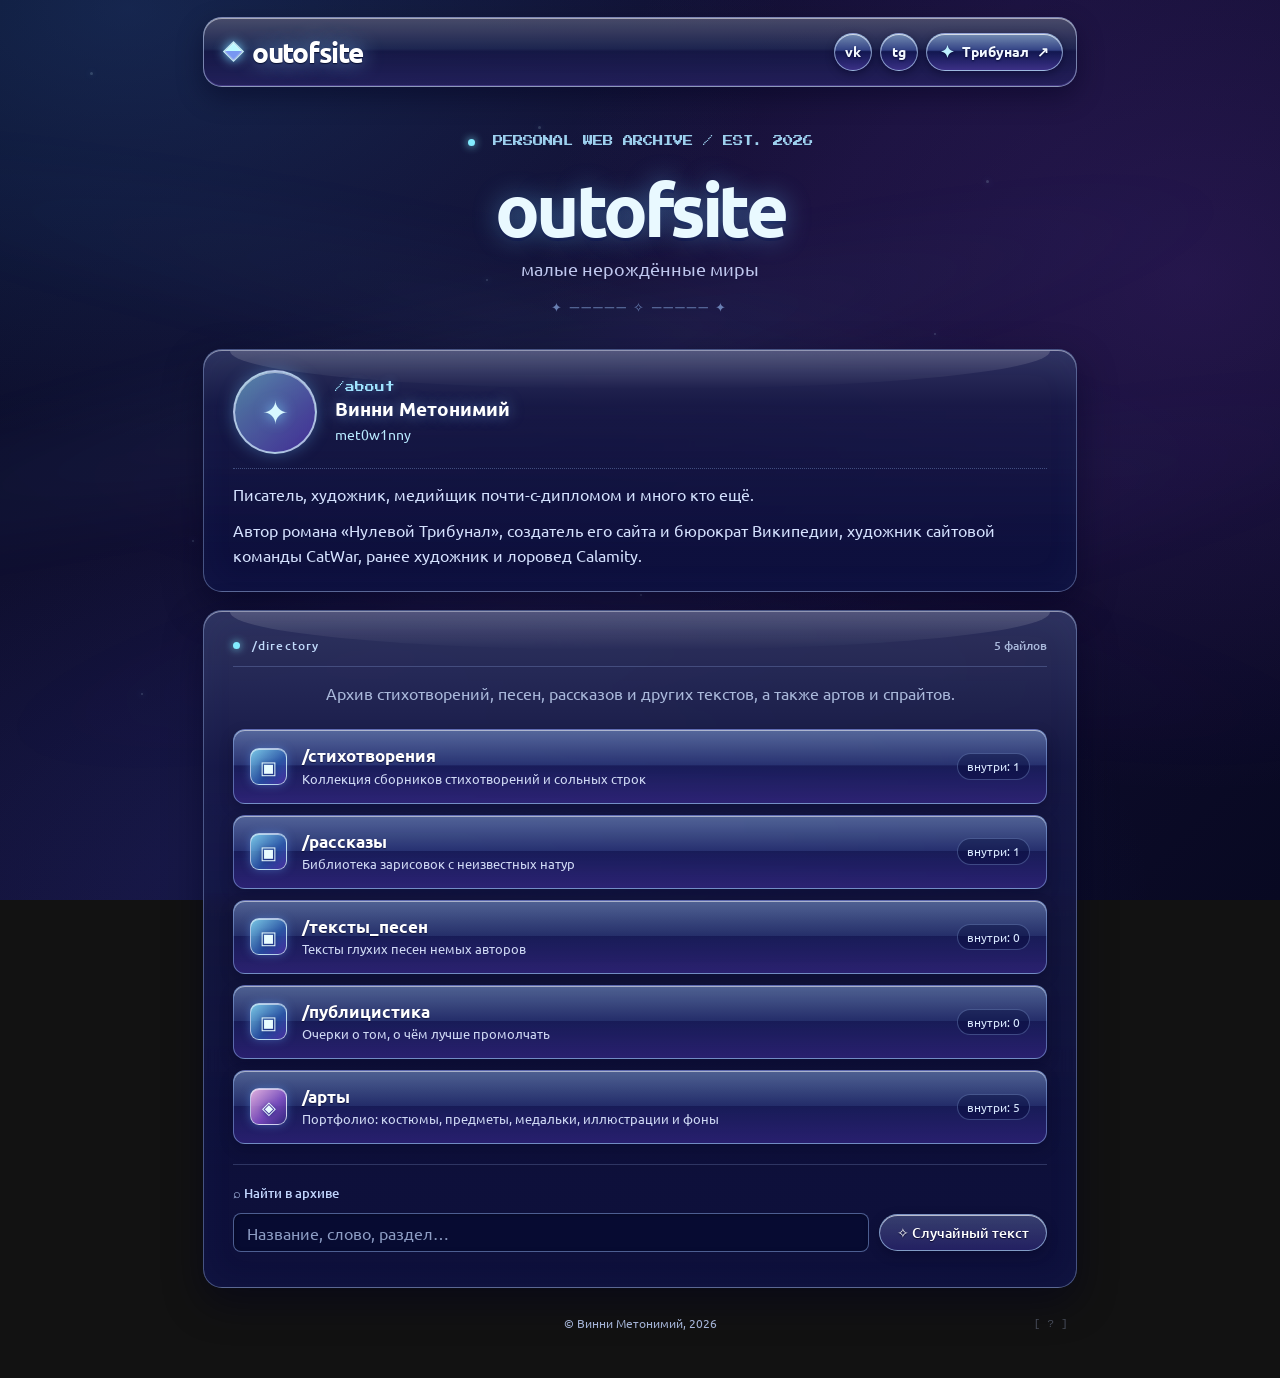
<file: index.html>
<!doctype html>
<html lang="ru">
<head>
  <meta charset="utf-8">
  <meta name="viewport" content="width=device-width, initial-scale=1">
  <meta name="theme-color" content="#100d32">
  <meta name="description" content="outofsite — архив стихотворений, рассказов, песен и публицистики Винни Метонимия.">
  <title>outofsite</title>
  <link rel="icon" type="image/svg+xml" href="assets/favicon.svg">
  <link rel="preconnect" href="https://fonts.googleapis.com">
  <link rel="preconnect" href="https://fonts.gstatic.com" crossorigin>
  <link href="https://fonts.googleapis.com/css2?family=Ubuntu:wght@400;500;700&family=Press+Start+2P&display=swap" rel="stylesheet">
  <link rel="stylesheet" href="assets/css/style.css">
</head>
<body>
  <div class="ambient" id="ambient" aria-hidden="true"></div>
  <div class="reading-progress" id="reading-progress" aria-hidden="true"></div>

  <div class="wrap">
    <header class="plaque">
      <a class="plaque-title" id="brand" href="#/">outofsite</a>
      <nav class="socials" id="socials" aria-label="Другие страницы автора"></nav>
    </header>
    <nav class="crumbs" id="crumbs" aria-label="Навигационная цепочка"></nav>
    <main id="app" tabindex="-1"></main>
    <footer class="foot" id="foot"></footer>
  </div>

  <script src="data/library.js"></script>
  <script src="data/gallery.js"></script>
  <script src="assets/js/gallery.js"></script>
  <script src="assets/js/main.js"></script>
</body>
</html>
</file>
<file: assets/css/style.css>
/* привет */
:root {
  color-scheme: dark;
  --fs: 1.08rem;
  --ink: #edf3ff;
  --muted: #aab9db;
  --accent: #83dafa;
  --pink: #d3aaff;
  --edge: rgba(173, 202, 255, .36);
  --font-ui: "Ubuntu", "Trebuchet MS", "Segoe UI", Arial, sans-serif;
  --font-pixel: "Press Start 2P", "Courier New", monospace;
  --font-read: "Ubuntu", "Trebuchet MS", "Segoe UI", Arial, sans-serif;
}

* { box-sizing: border-box; }
html { scroll-behavior: smooth; }
body {
  margin: 0;
  min-height: 100vh;
  overflow-x: hidden;
  color: var(--ink);
  font: 400 16px/1.5 var(--font-ui);
  background:
    radial-gradient(ellipse 75% 70% at 10% 1%, rgba(46, 86, 154, .33), transparent 68%),
    radial-gradient(ellipse 67% 75% at 93% 31%, rgba(97, 48, 159, .26), transparent 76%),
    radial-gradient(ellipse 76% 58% at 33% 100%, rgba(29, 50, 125, .35), transparent 75%),
    linear-gradient(135deg, #080e27 0%, #151037 47%, #080922 100%);
  background-attachment: fixed;
}
button, input { font: inherit; }
a { color: var(--accent); text-decoration: none; }
a:hover { color: #fff; }
button { cursor: pointer; }
:focus-visible { outline: 2px solid #b2f1ff; outline-offset: 4px; }
::selection { background: rgba(151, 121, 255, .65); color: white; }

.ambient {
  position: fixed;
  inset: 0;
  z-index: 0;
  pointer-events: none;
  overflow: hidden;
}
.ambient::before, .ambient::after {
  position: absolute;
  content: "";
  inset: -25%;
  filter: blur(36px);
  opacity: .22;
  transform: rotate(-13deg);
  background:
    radial-gradient(ellipse 62% 7% at 40% 42%, rgba(109, 189, 255, .35), transparent 76%),
    radial-gradient(ellipse 57% 9% at 53% 60%, rgba(148, 104, 255, .24), transparent 76%);
  animation: background-drift 34s ease-in-out infinite alternate;
}
.ambient::after { opacity: .13; transform: rotate(12deg); animation-duration: 47s; animation-direction: alternate-reverse; }
.ambient-dot {
  position: absolute;
  border-radius: 50%;
  background: #c6f3ff;
  box-shadow: 0 0 7px 1px rgba(137, 205, 255, .52);
  opacity: .18;
  animation: tiny-glimmer 23s ease-in-out infinite;
}
@keyframes background-drift { to { translate: 6% -3%; transform: rotate(-9deg); } }
@keyframes tiny-glimmer { 0%,100% { opacity: .06; transform: translate(0,0); } 40% { opacity: .4; transform: translate(8px,-10px); } 70% { opacity: .12; } }
.reading-progress {
  position: fixed;
  top: 0; left: 0;
  z-index: 30;
  width: 0;
  height: 3px;
  background: linear-gradient(90deg, #75def8, #b997ff, #f4c3f7);
  box-shadow: 0 0 12px rgba(141, 202, 255, .6);
  transition: width .08s linear;
}
.reading-progress[hidden] { display: none; }

.wrap { position: relative; z-index: 1; max-width: 910px; margin: 0 auto; padding: 17px 18px 42px; }

.plaque {
  display: flex;
  align-items: center;
  justify-content: space-between;
  gap: 16px;
  min-height: 70px;
  padding: 10px 13px 10px 22px;
  border: 1px solid rgba(198, 218, 255, .55);
  border-radius: 19px;
  background:
    linear-gradient(180deg, rgba(255, 255, 255, .23) 0%, rgba(124, 160, 224, .12) 45%, rgba(26, 27, 78, .52) 49%, rgba(88, 64, 179, .24) 100%),
    rgba(17, 20, 61, .8);
  box-shadow: inset 0 1px rgba(255,255,255,.52), inset 0 -1px rgba(161,132,255,.24), 0 10px 26px rgba(1,0,29,.42);
}
.plaque-title {
  position: relative;
  display: inline-flex;
  align-items: center;
  min-width: 0;
  color: #fff;
  font-size: 1.75rem;
  font-weight: 700;
  line-height: 1.1;
  letter-spacing: -.045em;
  text-shadow: 0 1px 1px #091032, 0 0 19px rgba(144, 206, 255, .63);
}
.plaque-title::before {
  content: "";
  display: inline-block;
  width: 13px;
  height: 13px;
  margin-right: 11px;
  border: 1px solid #c8f5ff;
  background: linear-gradient(135deg, #bbfaff 48%, #7897f1 50%);
  box-shadow: 0 0 11px #7dd9ff, inset 0 0 2px white;
  transform: rotate(45deg);
}
.socials { display: flex; justify-content: flex-end; align-items: center; gap: 8px; flex-wrap: wrap; }
.social-link {
  display: inline-flex;
  justify-content: center;
  align-items: center;
  flex: 0 0 auto;
  height: 38px;
  width: 38px;
  border: 1px solid rgba(190, 220, 255, .64);
  border-radius: 50%;
  background: linear-gradient(180deg, rgba(174, 218, 255, .53), rgba(72, 97, 182, .53) 45%, rgba(18, 24, 83, .85) 49%, rgba(73, 59, 159, .69));
  box-shadow: inset 0 1px rgba(255,255,255,.7), 0 3px 8px rgba(0,0,30,.42);
  color: #f2f8ff;
  text-shadow: 0 1px 2px #080c39;
  font-size: .9rem;
  font-weight: 700;
  transition: filter .2s, transform .2s;
}
.social-link:hover { color: #fff; transform: translateY(-2px); filter: brightness(1.17); }
.social-featured { width: auto; padding: 0 13px; gap: 8px; border-radius: 40px; font-size: .88rem; }
.social-pixel { color: #bdf1ff; font-size: 1.05rem; }
.social-link.is-placeholder { cursor: default; opacity: .77; }
.social-link.is-placeholder:hover { transform: none; filter: none; }

.crumbs { margin: 15px 5px 12px; font-size: .85rem; color: var(--muted); min-height: 1.3rem; overflow-wrap: anywhere; }
.crumbs:empty { display: none; }
.crumbs .sep { padding: 0 10px; color: #9a8fda; }
.crumbs .here { color: #e2e9ff; }

.hero { position: relative; text-align: center; padding: 45px 12px 32px; }
.eyebrow { margin: 0 0 15px; color: #9dd0ee; font: 400 .65rem/1.8 var(--font-pixel); letter-spacing: 0; }
.eyebrow.tiny { text-align: center; color: #93b3ea; font-size: .63rem; margin-bottom: 9px; text-transform: uppercase; }
.status-dot, .panel-light { display: inline-block; width: 7px; height: 7px; vertical-align: middle; margin-right: 8px; border-radius: 50%; background: #82ecff; box-shadow: 0 0 8px #82ecff; }
.hero-title {
  margin: 0;
  color: #e9f9ff;
  font-size: clamp(2.55rem, 8vw, 4.6rem);
  font-weight: 700;
  line-height: 1.16;
  letter-spacing: -.06em;
  text-shadow: 0 0 26px rgba(107, 195, 255, .43), 0 3px rgba(8,8,61,.6);
}
.hero-tag { margin: 5px 0 0; color: #bfc7ee; font-size: 1.1rem; }
.hero-stars { margin-top: 15px; color: #94b7ef; font-size: .83rem; letter-spacing: .17em; opacity: .65; }

.panel {
  position: relative;
  isolation: isolate;
  padding: 26px 29px 30px;
  border: 1px solid var(--edge);
  border-radius: 19px;
  background: linear-gradient(180deg, rgba(173, 196, 255, .18) 0%, rgba(55, 61, 127, .14) 23%, rgba(12, 15, 62, .72) 84%), rgba(18, 19, 60, .75);
  box-shadow: inset 0 1px 0 rgba(240,246,255,.51), inset 0 0 35px rgba(93, 114, 205, .06), 0 15px 39px rgba(0,0,28,.46);
  backdrop-filter: blur(9px);
  -webkit-backdrop-filter: blur(9px);
}
.panel::before {
  content: "";
  position: absolute;
  top: 1px; left: 3%; right: 3%; height: 38px;
  border-radius: 0 0 50% 50% / 0 0 100% 100%;
  background: linear-gradient(180deg, rgba(255,255,255,.17), transparent);
  pointer-events: none;
  z-index: -1;
}
.panel-label {
  position: relative;
  display: flex;
  align-items: center;
  gap: 4px;
  margin-bottom: 14px;
  border-bottom: 1px solid rgba(170,195,255,.23);
  padding: 0 0 12px;
  color: #c0d9f9;
  font: 500 .78rem var(--font-ui);
  letter-spacing: .09em;
}
.panel-count { margin-left: auto; letter-spacing: 0; color: var(--muted); font-size: .75rem; }
.page-title { margin: 0 0 7px; text-align: center; color: #f7faff; font-size: clamp(1.65rem, 4.5vw, 2.05rem); font-weight: 700; line-height: 1.3; text-shadow: 0 0 17px rgba(135, 197, 255, .57); overflow-wrap: anywhere; }
.page-desc, .intro { color: var(--muted); text-align: center; margin: 0 0 23px; line-height: 1.65; }
.intro { font-size: .97rem; }

.items { display: grid; gap: 11px; margin-top: 15px; }
.item {
  position: relative;
  display: flex;
  align-items: center;
  gap: 15px;
  min-width: 0;
  padding: 14px 16px;
  color: white;
  border: 1px solid rgba(158, 196, 255, .45);
  border-radius: 12px;
  background: linear-gradient(180deg, rgba(157,194,254,.45) 0%, rgba(75,99,196,.35) 48%, rgba(26,30,93,.85) 49%, rgba(64,45,156,.54) 100%);
  box-shadow: inset 0 1px 0 rgba(253,253,255,.52), 0 5px 13px rgba(2,2,35,.32);
  transition: transform .17s, filter .17s, box-shadow .17s;
}
.item:hover { color: #fff; filter: brightness(1.14); transform: translateY(-2px); box-shadow: inset 0 1px rgba(255,255,255,.6), 0 8px 19px rgba(46,67,164,.42); }
.item-symbol {
  display: grid;
  place-items: center;
  flex: 0 0 37px;
  width: 37px; height: 37px;
  border: 1px solid rgba(228,247,255,.7);
  border-radius: 9px;
  color: #e8fcff;
  background: linear-gradient(135deg, rgba(139,232,255,.8), rgba(43,102,193,.64) 60%, rgba(78,50,170,.85));
  box-shadow: inset 0 1px rgba(255,255,255,.55), 0 0 10px rgba(99,167,255,.4);
  text-shadow: 0 1px 4px #1d2c7c;
  font-size: 1.14rem;
}
.is-text .item-symbol { background: linear-gradient(135deg, rgba(217,169,255,.8), rgba(111,77,200,.72) 60%, rgba(53,44,120,.9)); }
.item-main { flex: 1; min-width: 0; display: flex; flex-direction: column; }
.item-title { font-weight: 700; font-size: 1.08rem; line-height: 1.35; overflow-wrap: anywhere; text-shadow: 0 1px 1px rgba(1,0,34,.6); }
.item-desc { font-size: .84rem; color: #d1dbf6; margin-top: 2px; line-height: 1.4; overflow-wrap: anywhere; }
.item-meta { flex: 0 0 auto; font-size: .76rem; white-space: nowrap; padding: 3px 9px; border-radius: 99px; color: #d8e8ff; background: rgba(4,9,55,.4); border: 1px solid rgba(162,194,255,.3); }

.btn {
  display: inline-flex;
  align-items: center;
  justify-content: center;
  gap: 5px;
  min-height: 37px;
  max-width: 100%;
  border: 1px solid rgba(178,218,255,.61);
  border-radius: 999px;
  padding: 7px 17px;
  background: linear-gradient(180deg, rgba(157,207,249,.58) 0%, rgba(75,103,204,.45) 47%, rgba(20,22,86,.87) 50%, rgba(76,54,178,.69) 100%);
  box-shadow: inset 0 1px rgba(254,254,255,.66), 0 4px 11px rgba(0,0,31,.36);
  color: #fff;
  text-align: center;
  font-size: .88rem;
  font-weight: 500;
  line-height: 1.4;
  text-shadow: 0 1px 1px rgba(0,0,33,.8);
  transition: transform .16s, filter .16s;
}
.btn:hover { color: white; filter: brightness(1.19); transform: translateY(-1px); }
.btn.small { min-height: 32px; padding: 4px 10px; font-size: .82rem; }
.btn-quiet { background: linear-gradient(180deg, rgba(135,155,208,.35), rgba(41,37,108,.8)); }
.section-actions { display: flex; justify-content: center; gap: 12px; flex-wrap: wrap; margin-top: 29px; }
.empty { text-align: center; color: var(--muted); font-style: italic; padding: 18px; }

.home-extras {
  display: flex;
  align-items: center;
  flex-wrap: wrap;
  gap: 10px;
  margin: 20px 0 5px;
  padding: 18px 0 0;
  border-top: 1px solid rgba(174,199,255,.2);
}
.search-label { width: 100%; color: #bfd3fb; font-size: .84rem; font-weight: 500; }
.search-input {
  flex: 1 1 230px;
  min-width: 0;
  height: 39px;
  border-radius: 8px;
  border: 1px solid rgba(152,185,248,.48);
  padding: 9px 13px;
  background: rgba(5,10,44,.55);
  box-shadow: inset 1px 1px 4px rgba(0,0,0,.25);
  color: white;
  outline-offset: 2px;
}
.search-input::placeholder { color: #8d9dc4; }
.search-input:focus { border-color: #92ddff; box-shadow: 0 0 11px rgba(99,192,255,.2); }
.search-caption { color: #b8cbec; font-size: .81rem; margin: 13px 0 4px; }
.search-results .items { margin-top: 9px; }

.reader { padding: 29px 34px 31px; }
.reader-kind { margin-bottom: 6px; }
.reader-head { position: relative; min-height: 53px; padding-bottom: 8px; }
.reader-head .page-title { padding: 0 132px; }
.tools { position: absolute; top: 0; right: 0; display: flex; align-items: center; gap: 6px; }
.text-body {
  font: 400 var(--fs)/1.85 var(--font-read);
  color: #ebf1ff;
  overflow-wrap: anywhere;
  margin-top: 15px;
}
.text-body p { margin: 0 0 1.08em; }
.text-body h2, .text-body h3, .text-body h4 {
  color: #fff;
  font-family: var(--font-ui);
  line-height: 1.4;
  margin: 1.7em 0 .55em;
  text-shadow: 0 0 13px rgba(128,174,255,.46);
}
.text-body h2 { font-size: 1.38em; padding-bottom: .28em; border-bottom: 1px solid rgba(167,198,255,.28); }
.text-body h3 { font-size: 1.22em; }
.text-body h4 { font-size: 1.08em; color: #9fe4ff; }
.text-body strong, .text-body b { color: white; }
.text-body em, .text-body i { color: #d8e3ff; }
.text-body s { opacity: .65; }
.text-body u { text-decoration-color: #bb9bff; text-underline-offset: 3px; }
.text-body mark { color: #fff; background: rgba(128,93,244,.44); padding: 0 4px; border-radius: 3px; }

.text-body .censor {
  display: inline;
  padding: .045em .17em;
  border-radius: 2px;
  background: linear-gradient(180deg, #162239 0%, #070c19 30%, #070b16 100%);
  box-shadow: inset 0 1px rgba(177, 219, 255, .13), 0 0 0 1px rgba(0, 0, 0, .38);
  -webkit-box-decoration-break: clone;
  box-decoration-break: clone;
}
/* Даже жирный и курсив внутри закрыты. */
.text-body .censor:not(.is-revealed),
.text-body .censor:not(.is-revealed) * {
  color: transparent;
  text-shadow: none;
  text-decoration-color: transparent;
}

.text-body .censor::selection,
.text-body .censor *::selection {
  color: #f4faff;
  background: #285b80;
  text-shadow: none;
}

.text-body .censor--pixel {
  background:
    repeating-linear-gradient(90deg, transparent 0 6px, rgba(121, 194, 231, .14) 6px 7px, transparent 7px 11px),
    linear-gradient(180deg, #111c2b, #060a17);
}

.text-body .censor--click { cursor: pointer; }
.text-body .censor--click:not(.is-revealed):hover,
.text-body .censor--click:not(.is-revealed):focus-visible {
  background: linear-gradient(180deg, #20354c, #0c182c);
  box-shadow: inset 0 0 0 1px rgba(137, 220, 255, .48), 0 0 11px rgba(99, 194, 242, .17);
}
.text-body .censor--click.is-revealed {
  color: #d9f4ff;
  background: rgba(80, 166, 207, .14);
  box-shadow: inset 0 -1px rgba(144, 220, 255, .45);
}
.text-body .censor--click.is-revealed * { color: inherit; }

.text-body sup { font-size: .67em; color: #9cddff; }
.text-body a { text-decoration: underline; text-underline-offset: 2px; }
.text-body blockquote {
  margin: 1.4em 0;
  padding: 12px 18px;
  border-left: 3px solid #c3a0f9;
  border-radius: 0 10px 10px 0;
  background: linear-gradient(90deg, rgba(134,100,255,.19), rgba(125,88,255,.04));
  color: #e2e8ff;
  font-style: italic;
}
.text-body blockquote p:last-child { margin-bottom: 0; }
.text-body ul, .text-body ol { padding-left: 1.5em; margin: 0 0 1em; }
.text-body li { padding-left: .2em; margin: .25em 0; }

.reader--prose .text-body > p:not(.verse):not(.note):not(.signature) {
  text-align: justify;
  text-align-last: auto;
  text-indent: 1.65em;
  hyphens: auto;
  -webkit-hyphens: auto;
}

.reader--prose .text-body > p:first-of-type:not(.verse):not(.note):not(.signature) {
  text-indent: 0;
}

.reader--prose .text-body > p:first-of-type:not(.verse):not(.note):not(.signature)::first-letter {
  float: left;
  margin: .08em .13em 0 0;
  padding: 0;
  font-size: 3em;
  font-weight: 500;
  line-height: 1.04;
  color: #a6eaff;
  text-shadow: 1px 2px rgba(20, 83, 146, .65), 0 0 13px rgba(114, 213, 255, .38);
}

@media (max-width: 460px) {
  .reader--prose .text-body > p { hyphens: auto; }
  .reader--prose .text-body > p:first-of-type:not(.verse):not(.note):not(.signature)::first-letter {
    font-size: 2.85em;
    line-height: 1.1;
    margin-right: .12em;
  }
}

.text-body hr, .text-body .divider {
  display: block;
  position: relative;
  overflow: visible;
  height: 21px;
  border: 0;
  margin: 2em 0;
  background:
    radial-gradient(circle at 50% 50%, white 0 2px, #8fdbff 3px 4px, transparent 6px) center / 21px 21px no-repeat,
    linear-gradient(90deg, transparent, rgba(145,216,255,.62) 35%, transparent 46%, transparent 54%, rgba(145,216,255,.62) 65%, transparent) center / 100% 1px no-repeat;
}
.text-body hr::before, .text-body .divider::before {
  content: "✧";
  display: block;
  position: absolute;
  top: 50%; left: 50%;
  translate: -50% -50%;
  color: #c5a4fc;
  font-size: 22px;
  text-shadow: 0 0 8px #8fd9ff;
}
.dinkus { text-align: center; margin: 1.8em 0; color: #baa9ff; letter-spacing: .55em; text-shadow: 0 0 12px rgba(154,177,255,.66); }
.dinkus::before, .dinkus::after { content: "──"; font-size: .75em; color: #7999e0; letter-spacing: 0; padding: 0 12px; opacity: .65; }

.verse, .refrain { white-space: pre-line; }
.verse { margin: 0 0 1.4em; }
.indent { padding-left: 2em; }
.indent2 { padding-left: 4em; }
.center { text-align: center; }
.right { text-align: right; }
.epigraph {
  width: fit-content;
  max-width: min(80%, 34rem);
  margin: 1.15em 0 2em auto;
  text-align: right;
  color: #b9c7e8;
  font-style: italic;
  font-size: .9em;
}
.epigraph .by { display: block; text-align: right; font-style: normal; margin-top: .35em; }
.refrain {
  padding: 12px 18px;
  margin: 0 0 1.5em;
  border-radius: 10px;
  border: 1px solid rgba(157,200,255,.3);
  background: linear-gradient(180deg, rgba(151,193,255,.15), rgba(84,59,190,.09));
  font-style: italic;
}
.label {
  display: inline-block;
  margin: 0 0 .7em;
  padding: 4px 10px;
  border: 1px solid rgba(178,208,255,.49);
  border-radius: 6px;
  background: linear-gradient(180deg, rgba(136,194,242,.34), rgba(62,55,161,.54));
  font: 700 .72em/1.5 var(--font-ui);
  letter-spacing: .07em;
  text-transform: uppercase;
  color: #fff;
}
.note {
  margin: 1.2em 0;
  padding: 11px 15px;
  border-radius: 9px;
  border: 1px dashed rgba(165,206,255,.4);
  background: rgba(22,30,98,.33);
  font: 400 .88em/1.65 var(--font-ui);
  color: #cfdeff;
}
.footnotes { margin-top: 2em; padding-top: 1em; border-top: 1px solid rgba(165,196,255,.25); font-size: .85em; color: var(--muted); }
.signature { text-align: right; font-style: italic; color: var(--muted); margin-top: 2em; }
.pager { display: grid; grid-template-columns: minmax(0,1fr) auto minmax(0,1fr); gap: 10px; align-items: center; padding-top: 22px; margin-top: 34px; border-top: 1px solid rgba(171,200,255,.21); }
.pager-prev, .pager-next { min-width: 0; }
.pager-prev { text-align: left; }
.pager-next { text-align: right; }
.pager .btn { overflow-wrap: anywhere; }
.pager-list { justify-self: center; }
.not-found { text-align: center; padding: 44px 18px; }

.foot {
  position: relative;
  display: flex;
  align-items: center;
  justify-content: center;
  margin-top: 23px;
  min-height: 25px;
  color: #a3b2d5;
  text-align: center;
  font-size: .78rem;
}
.foot-help {
  position: absolute;
  right: 4px;
  padding: 2px 5px;
  opacity: .32;
  color: #b4c3e9;
  font: .72rem "Courier New", monospace;
  transition: opacity .2s;
}
.foot-help:hover, .foot-help:focus-visible { opacity: 1; text-shadow: none; }

@media (max-width: 660px) {
  .wrap { padding: 11px 12px 30px; }
  .plaque { padding: 12px 12px 12px 15px; border-radius: 15px; flex-wrap: wrap; gap: 10px; }
  .plaque-title { font-size: 1.5rem; }
  .socials { margin-left: auto; gap: 5px; }
  .social-link { width: 33px; height: 33px; font-size: .78rem; }
  .social-featured { width: auto; padding: 0 9px; }
  .hero { padding: 33px 4px 23px; }
  .eyebrow { font-size: .58rem; }
  .panel { padding: 21px 17px 24px; border-radius: 15px; }
  .item { padding: 11px 11px; gap: 11px; }
  .item-symbol { width: 33px; height: 33px; flex-basis: 33px; }
  .item-title { font-size: 1rem; }
  .item-desc { font-size: .8rem; }
  .item-meta { display: none; }
  .reader-head { padding-bottom: 44px; }
  .reader-head .page-title { padding: 0; }
  .tools { top: auto; bottom: 4px; left: 50%; right: auto; translate: -50% 0; }
  .text-body { margin-top: 12px; line-height: 1.76; }
  .epigraph { max-width: 95%; }
  .pager { grid-template-columns: 1fr 1fr; }
  .pager-list { grid-column: 1 / -1; grid-row: 1; }
  .pager-prev { grid-column: 1; grid-row: 2; }
  .pager-next { grid-column: 2; grid-row: 2; }
  .foot-help { right: 0; }
}
@media (max-width: 360px) {
  .social-featured { font-size: .78rem; }
  .reader { padding: 20px 14px 22px; }
  .search-input { flex-basis: 100%; }
  .home-extras .btn { width: 100%; }
}
@media (prefers-reduced-motion: reduce) {
  html { scroll-behavior: auto; }
  .ambient::before, .ambient::after, .ambient-dot { animation: none; }
  .item, .btn, .social-link { transition: none; }
}

body.is-art .wrap { max-width: 1080px; }
.item.is-art .item-symbol { background: linear-gradient(135deg, rgba(255,196,239,.85), rgba(150,88,218,.72) 58%, rgba(52,40,130,.92)); }

.art-sub { margin: 24px 0 12px; color: #9fe4ff; font: 400 .66rem/1.8 var(--font-pixel); text-shadow: 0 0 10px rgba(110, 200, 255, .4); overflow-wrap: anywhere; }

.profile-card {
  margin: 22px 0 14px;
  border: 1px solid rgba(160, 196, 255, .42);
  border-radius: 14px;
  overflow: hidden;
  background: rgba(6, 9, 48, .5);
  box-shadow: inset 0 1px rgba(255, 255, 255, .18), 0 6px 16px rgba(1, 1, 30, .3);
}
.profile-head {
  display: flex;
  align-items: center;
  gap: 16px;
  padding: 16px 20px;
  border-bottom: 1px solid rgba(160, 196, 255, .3);
  background: linear-gradient(180deg, rgba(150, 190, 255, .26), rgba(42, 42, 124, .38) 50%, rgba(22, 20, 76, .64));
}
.profile-head:last-child { border-bottom: 0; }
.avatar {
  flex: 0 0 64px;
  width: 64px;
  height: 64px;
  overflow: hidden;
  border: 2px solid rgba(214, 240, 255, .72);
  border-radius: 50%;
  box-shadow: inset 0 1px rgba(255, 255, 255, .5), 0 0 14px rgba(110, 190, 255, .38);
}
.avatar img { display: block; width: 100%; height: 100%; object-fit: cover; }
.profile-id { min-width: 0; }
.profile-name { color: #fff; font-weight: 700; font-size: 1.22rem; line-height: 1.3; text-shadow: 0 0 14px rgba(135, 197, 255, .5); overflow-wrap: anywhere; }
.profile-pronouns { margin-left: 12px; color: #b9eaff; font-size: .88rem; font-weight: 400; text-shadow: none; }
.profile-role { margin-top: 3px; color: var(--muted); font-size: .86rem; line-height: 1.4; }
.profile-rows { display: grid; margin: 0; }
.profile-rows > div {
  display: grid;
  grid-template-columns: minmax(150px, 34%) minmax(0, 1fr);
  align-items: center;
  gap: 14px;
  padding: 11px 20px;
  border-bottom: 1px dotted rgba(160, 196, 255, .3);
}
.profile-rows > div:last-child { border-bottom: 0; }
.profile-rows dt { margin: 0; color: #9dc3ee; font-size: .82rem; letter-spacing: .03em; }
.profile-rows dd { margin: 0; color: #eef4ff; overflow-wrap: anywhere; }
.lamp {
  display: inline-block;
  width: 9px;
  height: 9px;
  margin-right: 9px;
  border-radius: 50%;
  vertical-align: middle;
  background: #6b6f93;
}
.lamp.on { background: #86ffb6; box-shadow: 0 0 9px #5dff9d, inset 0 1px rgba(255, 255, 255, .7); }
.lamp.off { background: #ff7fa1; box-shadow: 0 0 8px rgba(255, 100, 140, .55), inset 0 1px rgba(255, 255, 255, .6); }

.art-links { display: flex; flex-wrap: wrap; gap: 9px; justify-content: center; margin: 14px 0 4px; }
.art-links .is-placeholder { cursor: default; opacity: .6; }
.art-links .is-placeholder:hover { transform: none; filter: none; }

.art-nav {
  position: sticky;
  top: 10px;
  z-index: 6;
  display: flex;
  flex-wrap: wrap;
  justify-content: center;
  gap: 7px;
  margin: 20px 0 6px;
  padding: 9px 10px;
  border: 1px solid rgba(160, 196, 255, .4);
  border-radius: 14px;
  background: rgba(10, 12, 52, .86);
  -webkit-backdrop-filter: blur(10px);
  backdrop-filter: blur(10px);
  box-shadow: inset 0 1px rgba(255, 255, 255, .18), 0 8px 20px rgba(1, 1, 30, .4);
}
.art-tab {
  padding: 5px 14px;
  color: #dbe8ff;
  font-size: .84rem;
  border: 1px solid rgba(170, 203, 255, .4);
  border-radius: 999px;
  background: linear-gradient(180deg, rgba(150, 190, 255, .26), rgba(24, 27, 90, .7));
  box-shadow: inset 0 1px rgba(255, 255, 255, .3);
  transition: filter .16s, transform .16s;
}
.art-tab:hover { color: #fff; filter: brightness(1.2); transform: translateY(-1px); }
.art-tab.is-current { color: #fff; font-weight: 700; border-color: #92ddff; background: linear-gradient(180deg, rgba(131, 218, 250, .55), rgba(76, 54, 178, .7)); box-shadow: inset 0 1px rgba(255, 255, 255, .55), 0 0 12px rgba(99, 192, 255, .3); }

.art-section { margin-top: 38px; }
.art-head {
  display: flex;
  align-items: center;
  gap: 12px;
  padding: 10px 16px;
  border: 1px solid rgba(158, 196, 255, .45);
  border-radius: 12px;
  background: linear-gradient(180deg, rgba(157,194,254,.45) 0%, rgba(75,99,196,.35) 48%, rgba(26,30,93,.85) 49%, rgba(64,45,156,.54) 100%);
  box-shadow: inset 0 1px 0 rgba(253,253,255,.52), 0 5px 13px rgba(2,2,35,.32);
}
.art-title { margin: 0; color: #fff; font-size: 1.3rem; line-height: 1.3; text-shadow: 0 1px 1px rgba(1,0,34,.6), 0 0 14px rgba(135, 197, 255, .45); overflow-wrap: anywhere; }
.art-count { margin-left: auto; flex: 0 0 auto; padding: 3px 9px; border: 1px solid rgba(162, 194, 255, .3); border-radius: 99px; background: rgba(4, 9, 55, .4); color: #d8e8ff; font-size: .76rem; white-space: nowrap; }
.art-desc { margin: 11px 3px 0; color: var(--muted); font-size: .92rem; line-height: 1.55; }
.art-meta { display: flex; flex-wrap: wrap; align-items: flex-start; justify-content: space-between; gap: 12px; margin: 13px 0 15px; }
.art-price {
  min-width: 230px;
  max-width: 26rem;
  padding: 8px 15px 9px;
  border: 1px dashed rgba(165, 206, 255, .4);
  border-radius: 9px;
  background: rgba(22, 30, 98, .33);
  font-size: .9rem;
}
.art-price-title { display: block; margin-bottom: 3px; color: #9fe4ff; font: 400 .6rem/1.8 var(--font-pixel); }
.price-line { display: flex; justify-content: space-between; gap: 18px; padding: 3px 0; }
.price-label { color: var(--muted); }
.price-value { margin-left: auto; color: #b9eaff; font-weight: 500; text-align: right; }
.price-line.only .price-value { margin-left: 0; text-align: left; }
.art-top { display: flex; justify-content: center; margin-top: 20px; }
.art-section > .empty { margin: 8px 0 0; }

.art-tools { display: flex; align-items: center; flex-wrap: wrap; gap: 6px; margin-left: auto; color: var(--muted); font-size: .82rem; }
.art-tools span { margin-right: 4px; }
.art-tools .btn[aria-pressed="true"] { border-color: #92ddff; box-shadow: inset 0 1px rgba(254, 254, 255, .66), 0 0 11px rgba(99, 192, 255, .45); }

.art-grid + .art-sub { margin-top: 30px; }
.art-item { position: relative; margin: 0; min-width: 0; }
.art-open {
  display: grid;
  place-items: center;
  width: 100%;
  padding: 8px;
  color: inherit;
  cursor: zoom-in;
  border: 1px solid rgba(158, 196, 255, .42);
  border-radius: 11px;
  background:
    radial-gradient(rgba(150, 190, 255, .13) 1px, transparent 1.4px) 0 0 / 9px 9px,
    linear-gradient(180deg, rgba(157, 194, 254, .22), rgba(14, 17, 72, .72));
  box-shadow: inset 0 1px rgba(255, 255, 255, .35), 0 5px 13px rgba(2, 2, 35, .32);
  transition: transform .17s, filter .17s, box-shadow .17s;
}
.art-open:hover { transform: translateY(-2px); filter: brightness(1.13); box-shadow: inset 0 1px rgba(255, 255, 255, .5), 0 9px 20px rgba(46, 67, 164, .45); }
.art-open img { display: block; max-width: 100%; height: auto; border-radius: 4px; }
.is-pixel .art-open img { image-rendering: -moz-crisp-edges; image-rendering: crisp-edges; image-rendering: pixelated; }
.art-open.is-broken { min-width: 96px; min-height: 80px; align-content: center; justify-items: center; gap: 4px; }
.art-open.is-broken img { display: none; }
.art-open.is-broken::before { content: "⚠"; color: #ff9db8; font-size: 1.2rem; }
.art-open.is-broken::after { content: attr(data-file); max-width: 100%; color: #ffc2d3; font: .68rem/1.3 "Courier New", monospace; overflow-wrap: anywhere; text-align: center; }
.art-item figcaption { margin-top: 7px; color: #c9d6f4; font-size: .82rem; line-height: 1.35; text-align: center; overflow-wrap: anywhere; }

.art-sprites { display: grid; grid-template-columns: repeat(auto-fill, minmax(var(--cell, 218px), 1fr)); gap: 14px; }
.art-icons { display: flex; flex-wrap: wrap; align-items: flex-start; gap: 10px; }
.art-icons .art-item { flex: 0 0 auto; }
.art-icons .art-open { width: auto; padding: 6px; }
.art-icons .art-open img { width: calc(var(--w, 70) * var(--zoom, 2) * 1px); max-width: none; }
.art-icons figcaption { display: none; }
.art-masonry { columns: 2 340px; column-gap: 14px; }
.art-masonry .art-item { margin: 0 0 14px; break-inside: avoid; }
.art-tiles { display: grid; grid-template-columns: repeat(auto-fill, minmax(230px, 1fr)); gap: 14px; }
.art-tiles .art-open img { width: 100%; aspect-ratio: var(--ratio, 1 / 1); object-fit: cover; }

html.lb-open { overflow: hidden; }
.lb {
  position: fixed;
  inset: 0;
  z-index: 60;
  display: flex;
  flex-direction: column;
  padding: 12px 14px 14px;
  background: rgba(4, 6, 26, .93);
  -webkit-backdrop-filter: blur(8px);
  backdrop-filter: blur(8px);
}
.lb[hidden] { display: none; }
.lb-bar { display: flex; align-items: center; justify-content: space-between; gap: 10px; min-height: 38px; }
.lb-count { color: #9dd0ee; font: 400 .65rem/1.8 var(--font-pixel); }
.lb-actions { display: flex; gap: 8px; }
.lb-stage { flex: 1; min-height: 0; display: grid; grid-template-columns: 52px minmax(0, 1fr) 52px; align-items: center; gap: 8px; }
.lb-fig { display: flex; align-items: center; justify-content: center; height: 100%; min-height: 0; min-width: 0; }
.lb-img { display: block; max-width: 100%; max-height: calc(100vh - 170px); max-height: calc(100dvh - 170px); border-radius: 6px; box-shadow: 0 10px 40px rgba(0, 0, 20, .6), 0 0 0 1px rgba(170, 203, 255, .35); background: rgba(10, 12, 50, .6); }
.lb-img.is-pixel { image-rendering: -moz-crisp-edges; image-rendering: crisp-edges; image-rendering: pixelated; }
.lb-nav {
  width: 46px;
  height: 46px;
  color: #fff;
  font-size: 1.7rem;
  line-height: 1;
  border: 1px solid rgba(190, 220, 255, .64);
  border-radius: 50%;
  background: linear-gradient(180deg, rgba(174, 218, 255, .53), rgba(72, 97, 182, .53) 45%, rgba(18, 24, 83, .85) 49%, rgba(73, 59, 159, .69));
  box-shadow: inset 0 1px rgba(255, 255, 255, .7), 0 3px 8px rgba(0, 0, 30, .42);
  transition: filter .16s, transform .16s;
}
.lb-nav:hover { filter: brightness(1.2); transform: scale(1.06); }
.lb.single .lb-nav { visibility: hidden; }
.lb-cap { display: flex; flex-direction: column; align-items: center; gap: 2px; min-height: 48px; padding-top: 10px; text-align: center; }
.lb-title { color: #fff; font-size: 1rem; }
.lb-desc { color: var(--muted); font-size: .85rem; }

@media (max-width: 660px) {
  .profile-head { padding: 14px; }
  .profile-pronouns { display: block; margin: 2px 0 0; }
  .profile-rows > div { grid-template-columns: 1fr; gap: 3px; padding: 10px 14px; }
  .art-nav { top: 6px; gap: 5px; padding: 7px; }
  .art-tab { padding: 4px 10px; font-size: .8rem; }
  .art-head { padding: 9px 12px; }
  .art-title { font-size: 1.12rem; }
  .art-tools { margin-left: 0; }
  .art-sprites { grid-template-columns: repeat(2, minmax(0, 1fr)); gap: 10px; }
  .art-sprites .art-open { padding: 5px; }
  .art-masonry { columns: 1; }
  .art-tiles { grid-template-columns: repeat(2, minmax(0, 1fr)); gap: 10px; }
  .lb { padding: 8px; }
  .lb-stage { grid-template-columns: minmax(0, 1fr); }
  .lb-nav { position: absolute; bottom: 62px; width: 42px; height: 42px; z-index: 2; }
  .lb-prev { left: 14px; }
  .lb-next { right: 14px; }
  .lb-img { max-height: calc(100vh - 190px); max-height: calc(100dvh - 190px); }
}
@media (prefers-reduced-motion: reduce) {
  .art-open, .art-tab, .lb-nav { transition: none; }
}

.author-card {
  display: grid;
  grid-template-columns: auto minmax(0, 1fr);
  align-items: center;
  gap: 0 18px;
  margin: 0 0 18px;
  padding: 20px 29px 22px;
}
.author-avatar {
  display: grid;
  place-items: center;
  width: 84px;
  height: 84px;
  overflow: hidden;
  color: #d8f8ff;
  font-size: 2rem;
  text-shadow: 0 0 14px #7dd9ff;
  border: 2px solid rgba(214, 240, 255, .72);
  border-radius: 50%;
  background: linear-gradient(135deg, rgba(139, 232, 255, .5), rgba(78, 50, 170, .8));
  box-shadow: inset 0 1px rgba(255, 255, 255, .5), 0 0 16px rgba(110, 190, 255, .35);
}
.author-avatar img { display: block; width: 100%; height: 100%; object-fit: cover; }
.author-id { min-width: 0; }
.author-label { color: #9fe4ff; font: 400 .6rem/1.8 var(--font-pixel); text-shadow: 0 0 10px rgba(110, 200, 255, .4); }
.author-name { color: #fff; font-weight: 700; font-size: 1.2rem; line-height: 1.3; text-shadow: 0 0 14px rgba(135, 197, 255, .5); overflow-wrap: anywhere; }
.author-nick { margin-top: 2px; color: #b9eaff; font-size: .9rem; overflow-wrap: anywhere; }
.author-about { grid-column: 1 / -1; margin-top: 14px; padding-top: 13px; border-top: 1px dotted rgba(160, 196, 255, .32); color: #d5e2ff; line-height: 1.6; }
.author-about p { margin: 0 0 .6em; }
.author-about p:last-child { margin-bottom: 0; }

@media (max-width: 660px) {
  .author-card { gap: 0 14px; padding: 15px 14px; }
  .author-avatar { width: 68px; height: 68px; font-size: 1.6rem; }
  .author-name { font-size: 1.08rem; }
}
</file>
